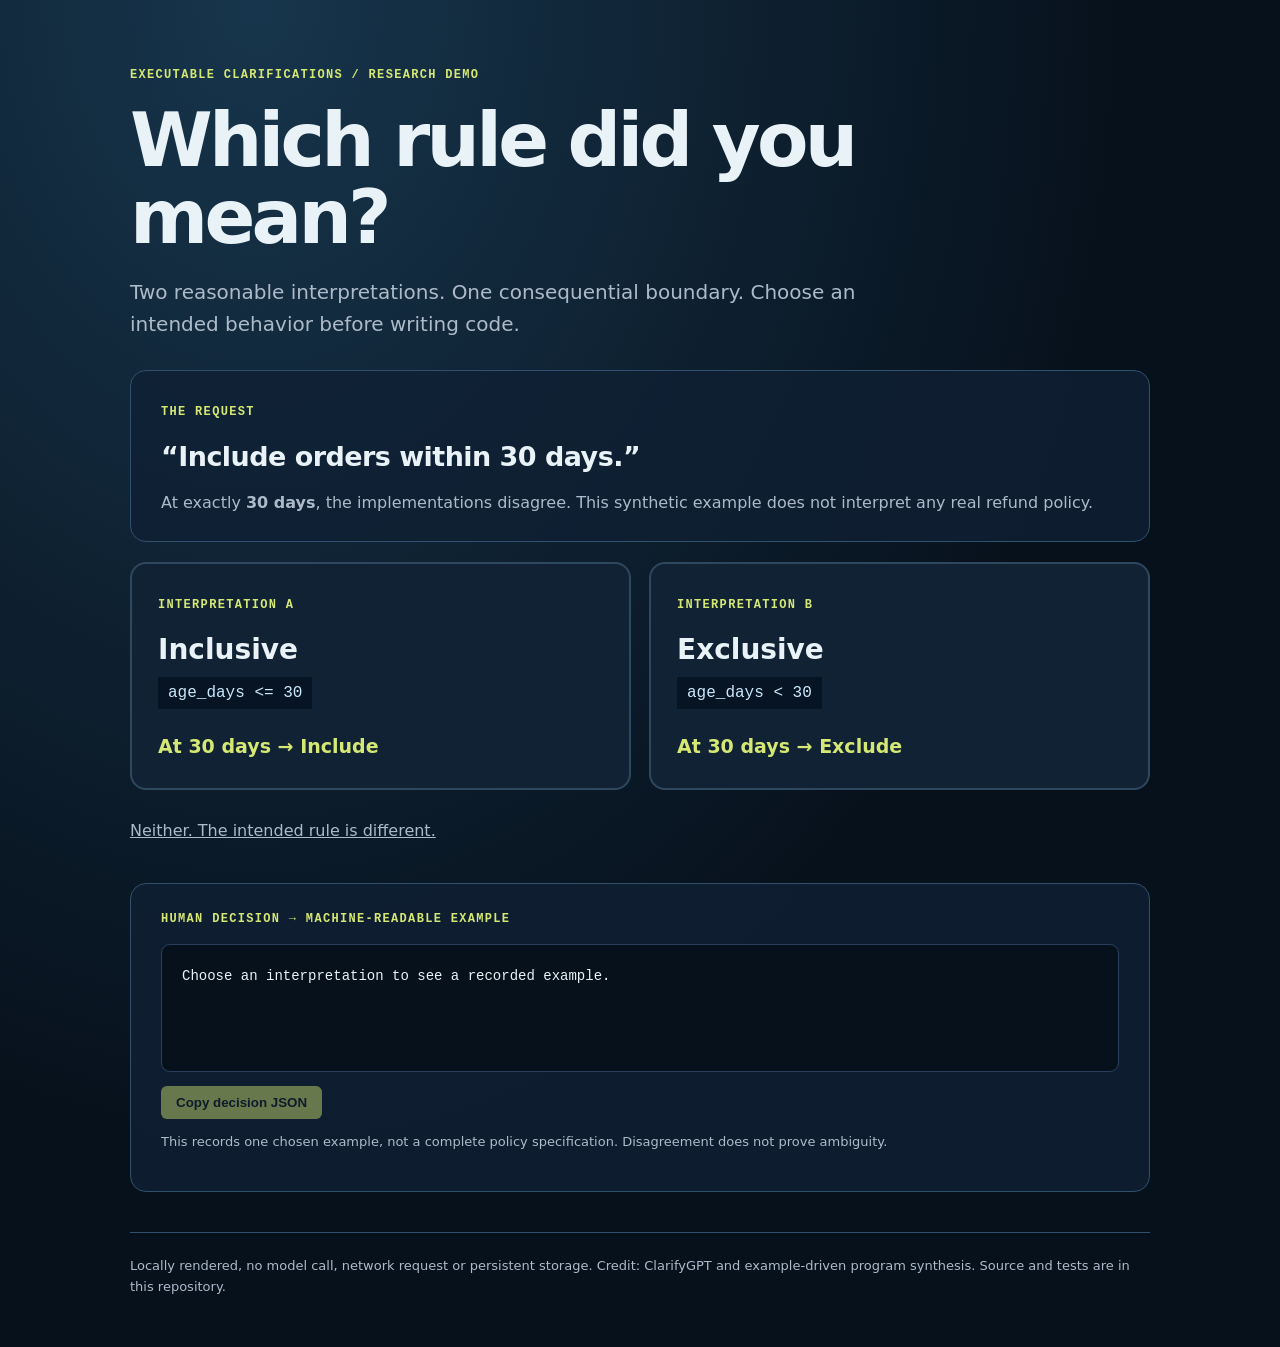
<file: web/index.html>
<!doctype html><html lang="en"><head><meta charset="utf-8"><meta name="viewport" content="width=device-width, initial-scale=1"><title>Executable Clarifications — boundary decisions</title><link rel="stylesheet" href="styles.css"></head>
<body><main class="page"><header><span class="eyebrow">EXECUTABLE CLARIFICATIONS / RESEARCH DEMO</span><h1>Which rule did you mean?</h1><p class="lead">Two reasonable interpretations. One consequential boundary. Choose an intended behavior before writing code.</p></header>
<section class="context" aria-labelledby="request-title"><span class="section-label">THE REQUEST</span><h2 id="request-title">“Include orders within 30 days.”</h2><p>At exactly <strong>30 days</strong>, the implementations disagree. This synthetic example does not interpret any real refund policy.</p></section>
<section class="cards" aria-label="Interpretation options"><button id="inclusive" class="choice" type="button" aria-pressed="false"><span class="tag">INTERPRETATION A</span><h3>Inclusive</h3><p><code>age_days &lt;= 30</code></p><strong class="result">At 30 days → Include</strong></button><button id="exclusive" class="choice" type="button" aria-pressed="false"><span class="tag">INTERPRETATION B</span><h3>Exclusive</h3><p><code>age_days &lt; 30</code></p><strong class="result">At 30 days → Exclude</strong></button></section>
<button type="button" class="neither" id="neither">Neither. The intended rule is different.</button>
<section class="artifact" aria-live="polite"><div class="section-label">HUMAN DECISION → MACHINE-READABLE EXAMPLE</div><pre id="artifact">Choose an interpretation to see a recorded example.</pre><button id="copy" type="button" disabled>Copy decision JSON</button><p class="caption">This records one chosen example, not a complete policy specification. Disagreement does not prove ambiguity.</p></section>
<footer><p>Locally rendered, no model call, network request or persistent storage. Credit: ClarifyGPT and example-driven program synthesis. Source and tests are in this repository.</p></footer></main><script src="app.js"></script></body></html>
</file>
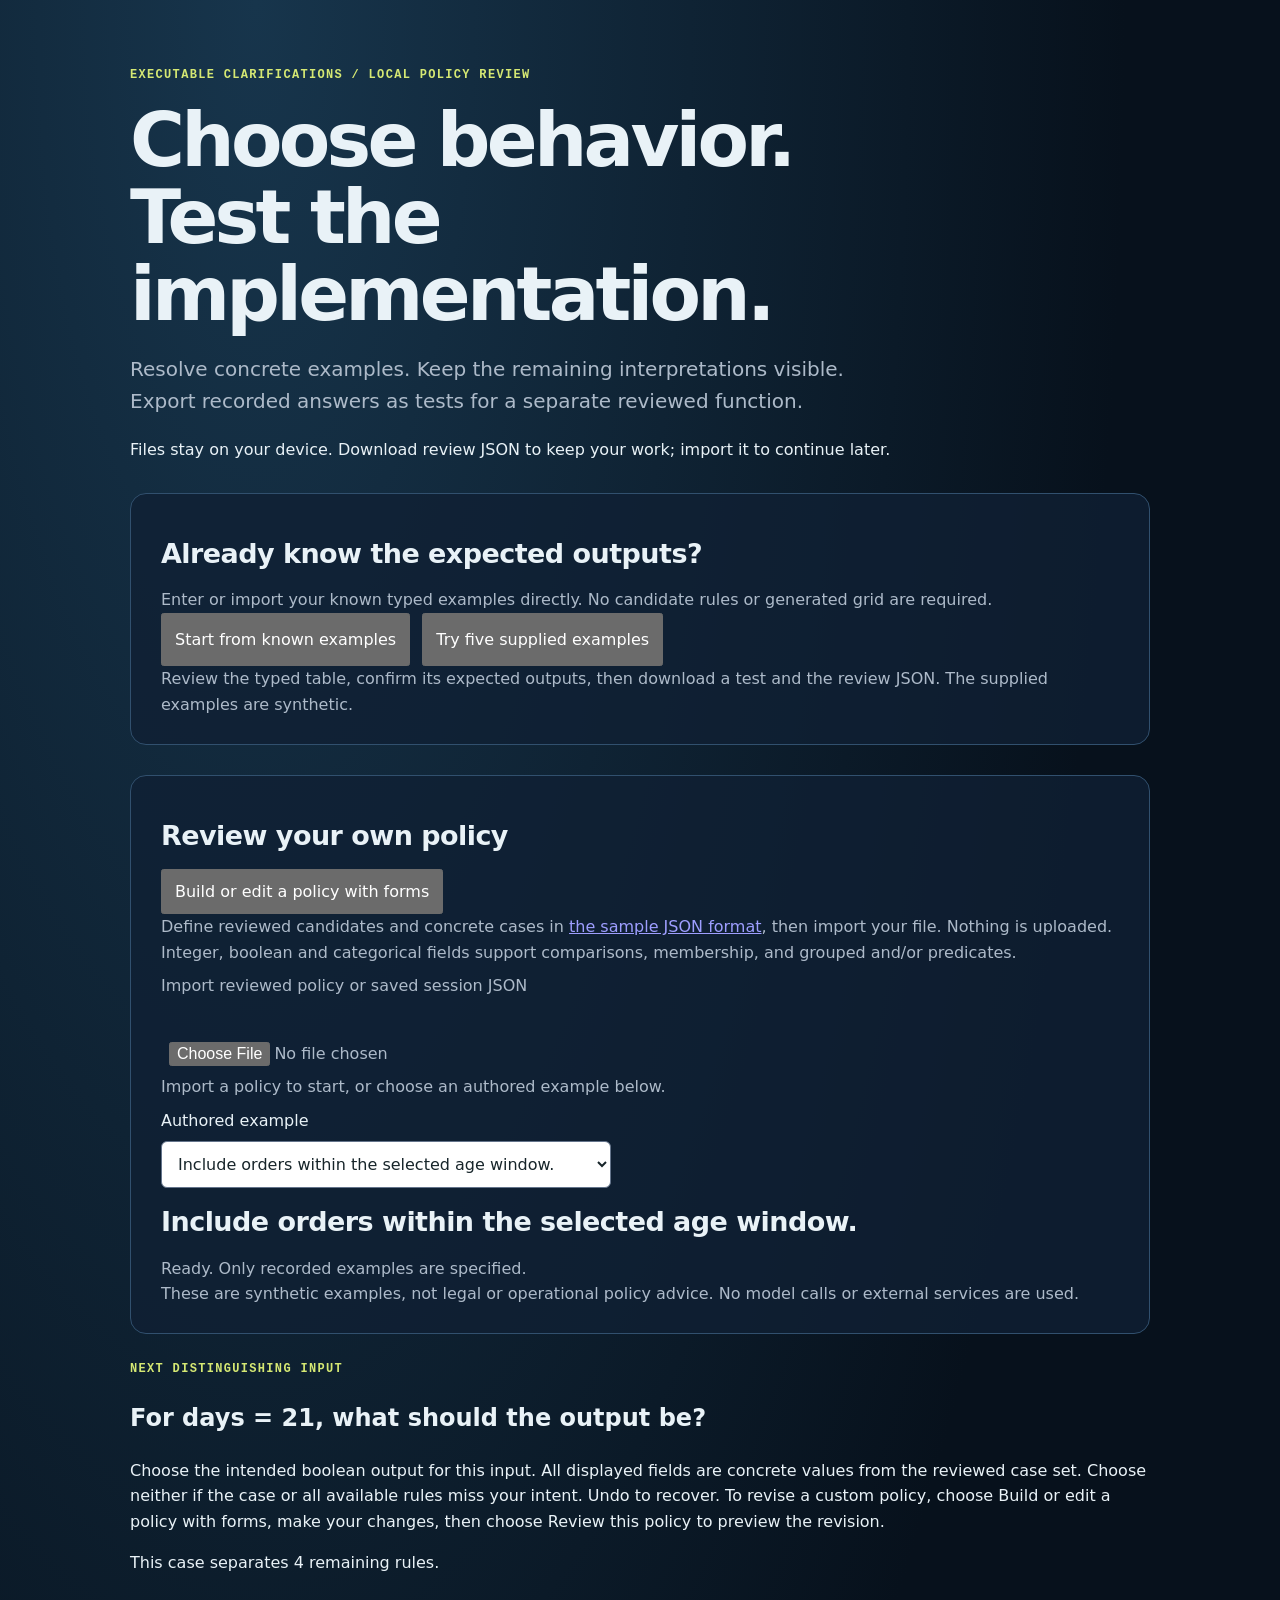
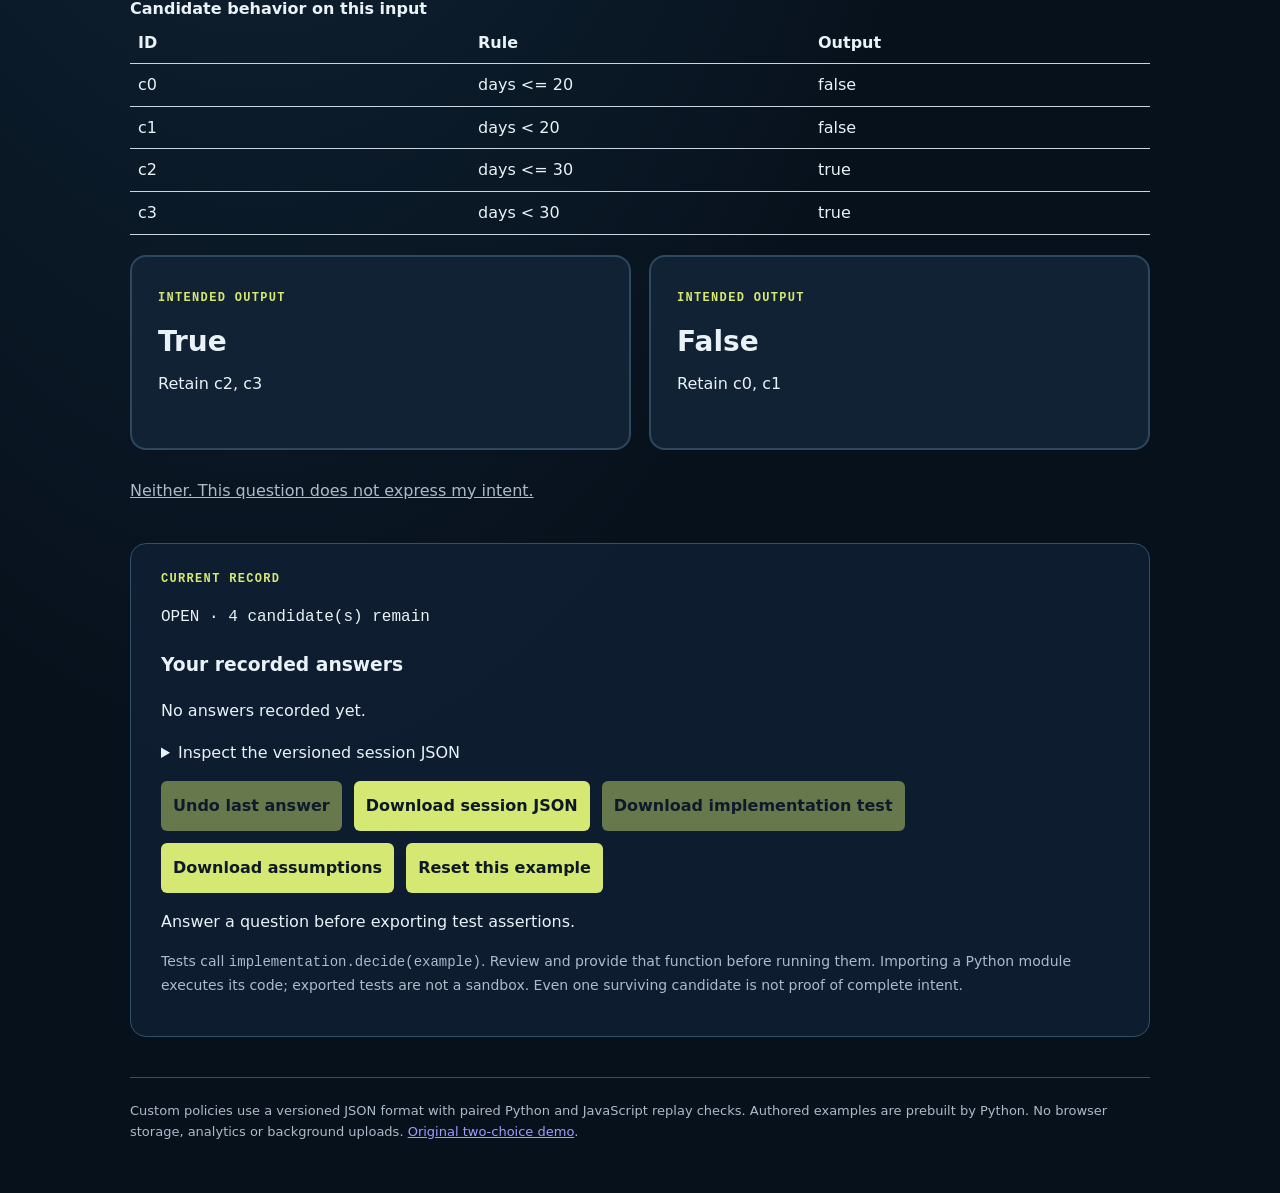
<file: web/session.html>
<!doctype html>
<html lang="en"><head><meta charset="utf-8"><meta name="viewport" content="width=device-width,initial-scale=1"><title>Executable Clarifications: adaptive sessions</title><link rel="stylesheet" href="styles.css"><style>
#suggestions-cases,#suggestions-summary,#suggestions-limits,#case-review,#shared-conditions,#pending-review,#revision-summary,#policy-editor,#question,#remaining-rules,#answer-history,#true-group,#false-group,#import-status{overflow-wrap:anywhere}select{padding:12px;border:1px solid #64748b;border-radius:6px;font:inherit;max-width:100%;background:white;color:#17252a} .actions{display:flex;gap:12px;flex-wrap:wrap} .actions button{padding:12px;cursor:pointer} [hidden]{display:none!important} pre{white-space:pre-wrap;overflow-wrap:anywhere} button:focus-visible,select:focus-visible{outline:3px solid #345ce5;outline-offset:4px} summary{cursor:pointer;margin-bottom:16px}.caption{font-size:14px}.status{font-family:monospace;overflow-wrap:anywhere} .result{display:block}.choice:disabled{opacity:.5;cursor:default} table{table-layout:fixed;width:100%;border-collapse:collapse;margin:20px 0}th,td{overflow-wrap:anywhere;text-align:left;padding:8px;border-bottom:1px solid #cbd5e1}caption{text-align:left;font-weight:bold}legend{max-width:100%;overflow-wrap:anywhere}button{min-height:44px;padding:8px 12px;cursor:pointer;font:inherit}#case-review button{margin:4px}fieldset{min-width:0;margin:12px 0;padding:12px;border:1px solid #94a3b8}label{display:block;margin:8px 0}input{max-width:100%;box-sizing:border-box;padding:8px;font:inherit}mark{background:#fff1bb;color:#17252a}#case-review article{border-bottom:1px solid #94a3b8;padding:12px 0}h2:focus,#examples-explanation-title:focus{outline:3px solid #345ce5;outline-offset:4px}
@media(max-width:700px){#question-panel thead{position:absolute;width:1px;height:1px;overflow:hidden;clip-path:inset(50%)}#interpretations,#interpretations tr,#interpretations td{display:block}#interpretations tr{border:1px solid #64748b;border-radius:6px;padding:8px;margin:12px 0}#interpretations td{border:0;padding:4px 8px}#interpretations td::before{display:block;font-weight:bold}#interpretations td:nth-child(1)::before{content:"ID"}#interpretations td:nth-child(2)::before{content:"Rule"}#interpretations td:nth-child(3)::before{content:"Output"}#interpretations summary{margin-bottom:0}}
#impact-candidates,#impact-witnesses,#impact-limits{overflow-wrap:anywhere}
</style></head><body><main class="page">
<header><span class="eyebrow">EXECUTABLE CLARIFICATIONS / LOCAL POLICY REVIEW</span><h1>Choose behavior.<br>Test the implementation.</h1><p class="lead">Resolve concrete examples. Keep the remaining interpretations visible. Export recorded answers as tests for a separate reviewed function.</p><p id="save-status" role="status" aria-live="polite">Files stay on your device. Download review JSON to keep your work; import it to continue later.</p></header>
<section class="context"><h2>Already know the expected outputs?</h2><p>Enter or import your known typed examples directly. No candidate rules or generated grid are required.</p><div class="actions"><button id="start-examples" type="button">Start from known examples</button><button id="try-examples" type="button">Try five supplied examples</button></div><p>Review the typed table, confirm its expected outputs, then download a test and the review JSON. The supplied examples are synthetic.</p></section>
<section id="examples-panel" hidden aria-labelledby="examples-title"><h2 id="examples-title" tabindex="-1">Known examples</h2><p>Supply 1..256 examples using integer, boolean or categorical fields. Review every input and expected boolean. Confirmation records your supplied truth, never an inferred label. It is not a completeness or authenticity proof.</p>
<label>Import local example set or saved review JSON <input id="examples-file" type="file" accept=".json,application/json"></label>
<div id="examples-editor" hidden><h3>Typed fields</h3><div id="examples-fields"></div><button id="examples-add-field" type="button">Add field</button><h3>Supplied examples</h3><div id="examples-cases"></div><button id="examples-add-case" type="button">Add example</button><p>Expected booleans are supplied values. Review the full table before confirming them.</p><button id="examples-review" type="button">Review supplied examples</button></div>
<h3 id="examples-review-title" tabindex="-1">Review every supplied example</h3><p id="examples-status" role="status" aria-live="polite"></p><p id="examples-digest" class="status"></p><div id="examples-preview"></div><p id="examples-error" role="status" aria-live="polite"></p>
<div class="export-target"><label for="examples-target">Known-example test target (module:function)</label><input id="examples-target" type="text" value="implementation:decide" maxlength="256" autocomplete="off" autocapitalize="off" spellcheck="false" aria-describedby="examples-target-help examples-target-status"><p id="examples-target-help">Name your separately reviewed Python function, for example <code>billing.policy:eligible</code>. Use at most 256 ASCII characters: dot-separated Python module identifiers, one colon and a function identifier. Keywords, whitespace, paths and expressions are rejected. This field changes only the known-example test export, never the confirmed labels or review digest. The app does not import or run it. The target is not saved in review JSON. Each new or reloaded tab defaults to <code>implementation:decide</code>; check it before exporting.</p><p id="examples-target-status" role="status" aria-live="polite"></p></div>
<div class="actions"><button id="examples-confirm" type="button" disabled>Confirm these examples</button><button id="examples-cancel" type="button">Cancel draft</button><button id="examples-edit" type="button" disabled>Edit supplied examples</button><button id="examples-save" type="button" disabled>Download example review</button><button id="examples-download-set" type="button" disabled>Download example set</button><button id="examples-original" type="button" disabled>Download original reviewed examples</button><button id="examples-export" type="button" disabled>Download known-example test</button></div>
<details><summary>Exact example review JSON</summary><pre id="examples-record"></pre></details><h3>Optional candidate audit</h3><p>Import a separately reviewed policy with exactly the same declared field vocabulary. The matrix separates supplied expected booleans from candidate predictions and lists each candidate's mismatch IDs. Audit does not alter rules, examples or exported assertions. Only supplied cases are checked. After separately reviewing the candidate policy and audit, choose Explain candidate gap to inspect why no offered candidate fits, or see the candidates that do fit. No code is imported or executed.</p><label>Reviewed candidate policy JSON <input id="examples-audit-file" type="file" accept=".json,application/json" disabled></label><pre id="examples-audit"></pre><div id="examples-audit-review" hidden><details><summary>Inspect the exact candidate policy for this audit</summary><pre id="examples-audit-policy"></pre></details><label><input id="examples-audit-confirm" type="checkbox"> I separately reviewed these candidate rules and this audit against the confirmed examples.</label><button id="examples-explain" type="button" disabled>Explain candidate gap</button></div><section id="examples-explanation" hidden aria-labelledby="examples-explanation-title"><h3 id="examples-explanation-title" tabindex="-1">Candidate-gap explanation</h3><div id="examples-explanation-body"></div><details><summary>Exact computed explanation JSON</summary><pre id="examples-explanation-json"></pre></details><button id="examples-explanation-save" type="button">Download computed explanation</button><p>The report is separate from saved reviews. Edits, imports or a changed candidate audit require a fresh review and explanation.</p></section><p>Files remain local without storage or uploads. Known-example tests call the explicit target shown above. Other policy-session exports below retain their documented default target. Review that separate function before running the downloaded contract. A digest detects changed data; it does not authenticate a reviewer. The existing policy session below remains available separately.</p></section>
<section class="context"><h2>Review your own policy</h2><button id="open-editor" type="button">Build or edit a policy with forms</button><p>Define reviewed candidates and concrete cases in <a href="refund-policy.json" download>the sample JSON format</a>, then import your file. Nothing is uploaded. Integer, boolean and categorical fields support comparisons, membership, and grouped and/or predicates.</p><p><label for="policy-file">Import reviewed policy or saved session JSON</label><br><input id="policy-file" type="file" accept=".json,application/json"></p><p id="import-status" role="status" aria-live="polite">Import a policy to start, or choose an authored example below.</p><label for="scenario">Authored example</label><p><select id="scenario" aria-label="Authored example"></select></p><h2 id="request"></h2><p id="load-status" role="status">Build this demo first: python scripts/serve_session_demo.py</p><p id="provenance-note">These are synthetic examples, not legal or operational policy advice. No model calls or external services are used.</p></section>
<section id="policy-editor" hidden><h2>Typed policy editor</h2><p>Build reviewed fields, conditions and concrete cases. No prose interpretation or model is involved. Changing a field type resets candidate rules for review.</p><h3>Fields</h3><div id="editor-fields"></div><button id="add-field" type="button">Add field</button><h3>Candidates</h3><div id="editor-candidates"></div><button id="add-candidate" type="button">Add candidate</button><h3>Concrete cases</h3><div id="editor-cases"></div><button id="add-case" type="button">Add case</button><p id="editor-status" role="status"></p><details><summary>Preview generated policy JSON</summary><pre id="editor-preview"></pre></details><div class="actions"><button id="apply-policy" type="button">Review this policy</button><button id="download-policy" type="button">Download policy JSON</button><button id="cancel-policy-edit" type="button">Cancel policy edits</button></div></section>
<section id="revision-panel" hidden><h2>Review a policy revision</h2><p>The original session remains available. Old answers are pending review. Changed inputs need fresh answers.</p><pre id="revision-summary"></pre><h3>Behavior on checked finite inputs</h3><p id="impact-summary" role="status"></p><div id="impact-candidates"></div><h3>Unlabelled change witnesses</h3><div id="impact-witnesses"></div><details><summary>Coverage, limits and exact comparison report</summary><p id="impact-limits"></p><pre id="impact-json"></pre></details><button id="start-revision" type="button">Start revision with no answers</button><button id="download-original" type="button">Download original session</button><ul id="pending-review"></ul></section>
<section id="question-panel" aria-labelledby="question"><span class="section-label">NEXT DISTINGUISHING INPUT</span><h2 id="question" tabindex="-1" aria-describedby="question-help"></h2><p id="question-help">Choose the intended boolean output for this input. All displayed fields are concrete values from the reviewed case set. Choose neither if the case or all available rules miss your intent. Undo to recover. To revise a custom policy, choose Build or edit a policy with forms, make your changes, then choose Review this policy to preview the revision.</p><p id="remaining"></p><div id="shared-conditions"></div><table><caption>Candidate behavior on this input</caption><thead><tr><th scope="col">ID</th><th scope="col">Rule</th><th scope="col">Output</th></tr></thead><tbody id="interpretations"></tbody></table><div class="cards"><button class="choice" type="button" id="answer-true" aria-describedby="true-group"><span class="tag">INTENDED OUTPUT</span><h3>True</h3><p id="true-group"></p></button><button class="choice" type="button" id="answer-false" aria-describedby="false-group"><span class="tag">INTENDED OUTPUT</span><h3>False</h3><p id="false-group"></p></button></div><button type="button" class="neither" id="answer-neither">Neither. This question does not express my intent.</button></section>
<section id="all-cases-panel" hidden><h2>Review every declared case</h2><p>Unasked predictions are candidate outputs, not operator labels. Explicit labels can reject every candidate and still export the observed example.</p><button id="suggest-cases" type="button" hidden>Suggest boundary and exception cases</button><p>Generate extra inputs from your reviewed fields, rules and seed cases, even after one candidate remains. Review the preview before adding anything.</p><div id="case-review"></div></section>
<section id="suggestions-panel" hidden aria-labelledby="suggestions-title"><h2 id="suggestions-title" tabindex="-1">Suggested cases need your review</h2><p id="suggestions-summary" role="status"></p><p id="suggestions-limits"></p><div class="actions"><button id="apply-suggestions" type="button">Apply suggested cases</button><button id="cancel-suggestions" type="button">Cancel suggestions</button></div><p>Apply opens the policy revision preview. The original session stays downloadable. Start the revision empty, then explicitly reconfirm old answers and label new cases.</p><details><summary>Inspect new, unlabeled inputs</summary><div id="suggestions-cases"></div></details></section>
<section class="artifact"><div class="section-label">CURRENT RECORD</div><p id="status" class="status" role="status" aria-live="polite" aria-atomic="true"></p>
<div id="outcome" hidden><h3 id="outcome-title" tabindex="-1"></h3><ul id="remaining-rules"></ul><p id="outcome-help"></p></div>
<h3>Your recorded answers</h3><p id="history-empty">No answers recorded yet.</p><ol id="answer-history"></ol>
<details><summary>Inspect the versioned session JSON</summary><pre id="record"></pre></details><div class="actions"><button id="undo" type="button" disabled>Undo last answer</button><button id="download-record" type="button">Download session JSON</button><button id="download-test" type="button" disabled>Download implementation test</button><button id="download-assumptions" type="button">Download assumptions</button><button id="reset" type="button">Reset this example</button></div><p id="export-status" role="status"></p><p class="caption">Tests call <code>implementation.decide(example)</code>. Review and provide that function before running them. Importing a Python module executes its code; exported tests are not a sandbox. Even one surviving candidate is not proof of complete intent.</p></section>
<footer><p>Custom policies use a versioned JSON format with paired Python and JavaScript replay checks. Authored examples are prebuilt by Python. No browser storage, analytics or background uploads. <a href="index.html">Original two-choice demo</a>.</p></footer>
</main><script src="session-data.js"></script><script src="policy-engine.js"></script><script src="policy-editor.js"></script><script src="review-state.js"></script><script src="session-app.js"></script><script src="example-engine.js"></script><script src="example-app.js"></script></body></html>
</file>
<file: web/styles.css>
:root{color-scheme:dark;--bg:#07111c;--panel:#112235;--line:#31506e;--pale:#e9f2f7;--muted:#adbac9;--accent:#d5e873}*{box-sizing:border-box}body{margin:0;background:radial-gradient(ellipse at 20% 0%,#17354c 0%,var(--bg) 60%);color:var(--pale);font:16px/1.6 system-ui,-apple-system,BlinkMacSystemFont,Segoe UI,sans-serif}.page{width:min(1020px,calc(100% - 44px));margin:auto;padding:60px 0 38px}.eyebrow,.section-label,.tag{font:700 12px/1.6 ui-monospace,SFMono-Regular,Menlo,monospace;letter-spacing:.11em;color:var(--accent)}h1{font-size:clamp(40px,6vw,75px);line-height:1.03;letter-spacing:-.05em;margin:16px 0 20px;max-width:790px}.lead{font-size:20px;color:var(--muted);max-width:750px}.context,.artifact{border:1px solid var(--line);background:#102034cc;border-radius:16px;padding:26px 30px;margin:30px 0 20px}.context h2{font-size:27px;letter-spacing:-.02em;margin:12px 0}.context p{color:var(--muted);margin:0}.cards{display:grid;grid-template-columns:1fr 1fr;gap:18px}.choice{cursor:pointer;background:var(--panel);border:2px solid #2d485f;color:var(--pale);padding:26px;text-align:left;border-radius:16px;font:inherit;transition:border-color .15s,transform .15s}.choice:hover{transform:translateY(-2px);border-color:#aec0d1}.choice[aria-pressed=true]{border-color:var(--accent);box-shadow:0 0 0 2px #d5e87326}.choice h3{font-size:28px;margin:12px 0 6px}.choice p{margin:0 0 25px}.choice code{background:#071423;padding:7px 10px;color:#cae9ff}.result{font-size:19px;color:var(--accent)}button.neither{margin-top:18px;background:transparent;color:var(--muted);border:0;text-decoration:underline;padding:10px 0;cursor:pointer;font:inherit}.artifact pre{background:#06111b;border:1px solid #28405b;padding:20px;white-space:pre-wrap;overflow-wrap:anywhere;border-radius:9px;min-height:128px;font:14px/1.7 ui-monospace,SFMono-Regular,Menlo,monospace}.artifact button{background:var(--accent);color:#0e1925;border:none;border-radius:6px;font-weight:700;padding:9px 15px;cursor:pointer}.artifact button:disabled{opacity:.45;cursor:not-allowed}.caption,footer{color:var(--muted);font-size:13px}footer{margin-top:40px;border-top:1px solid var(--line);padding-top:10px}@media(max-width:700px){.cards{grid-template-columns:1fr}.page{padding-top:28px}.context,.artifact{padding:20px}}
</file>
